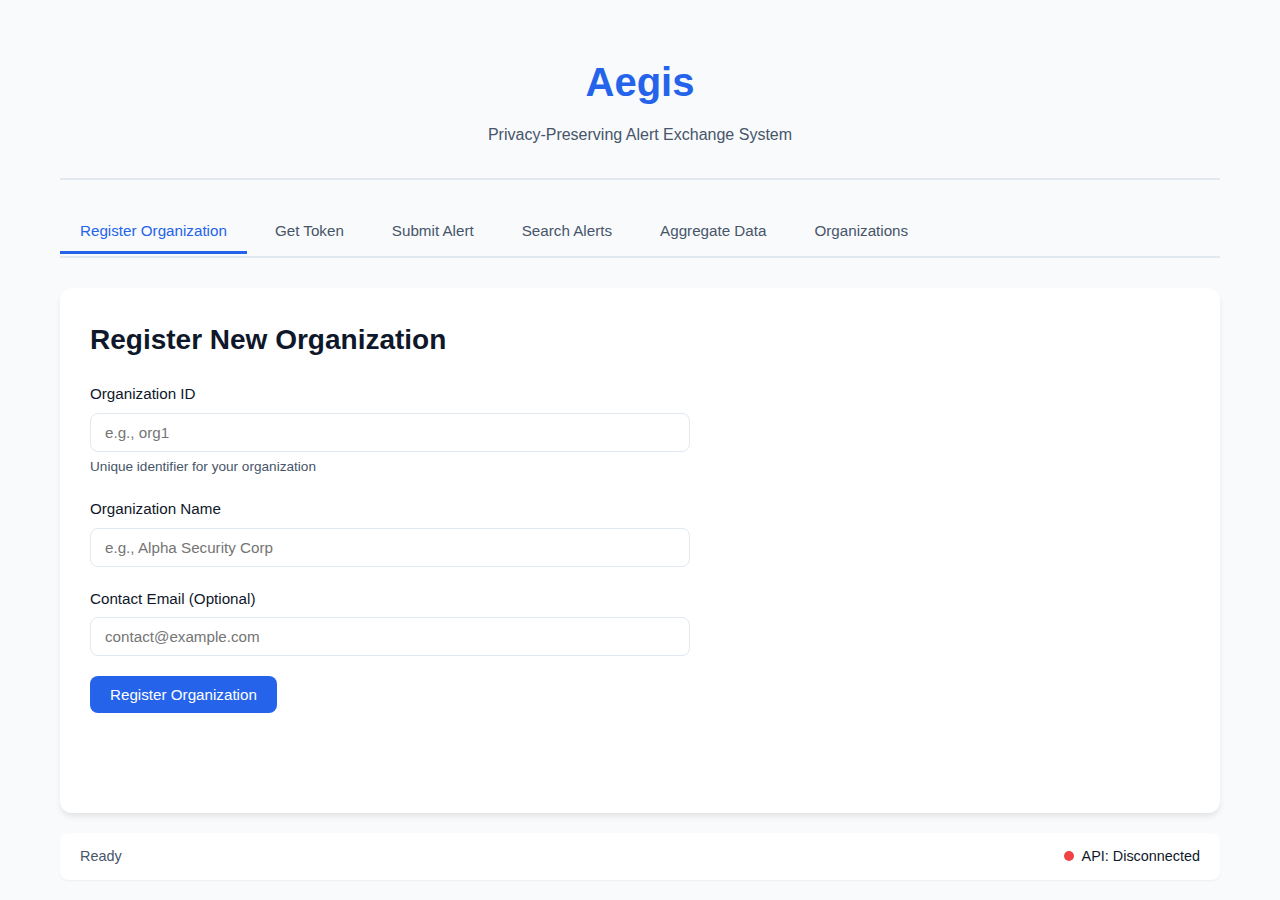
<file: frontend/index.html>
<!DOCTYPE html>
<html lang="en">
<head>
    <meta charset="UTF-8">
    <meta name="viewport" content="width=device-width, initial-scale=1.0">
    <title>Aegis - Multi-Organization Alert Exchange</title>
    <link rel="stylesheet" href="styles.css">
</head>
<body>
    <div class="container">
        <!-- Header -->
        <header>
            <h1>Aegis</h1>
            <p class="subtitle">Privacy-Preserving Alert Exchange System</p>
        </header>

        <!-- Navigation Tabs -->
        <nav class="tabs">
            <button class="tab-btn active" data-tab="register">Register Organization</button>
            <button class="tab-btn" data-tab="login">Get Token</button>
            <button class="tab-btn" data-tab="submit">Submit Alert</button>
            <button class="tab-btn" data-tab="search">Search Alerts</button>
            <button class="tab-btn" data-tab="aggregate">Aggregate Data</button>
            <button class="tab-btn" data-tab="orgs">Organizations</button>
        </nav>

        <!-- Main Content Area -->
        <main class="content">
            <!-- Register Organization Tab -->
            <section id="register-tab" class="tab-content active">
                <h2>Register New Organization</h2>
                <form id="register-form" class="form">
                    <div class="form-group">
                        <label for="reg-org-id">Organization ID</label>
                        <input type="text" id="reg-org-id" placeholder="e.g., org1" required>
                        <small>Unique identifier for your organization</small>
                    </div>
                    <div class="form-group">
                        <label for="reg-org-name">Organization Name</label>
                        <input type="text" id="reg-org-name" placeholder="e.g., Alpha Security Corp" required>
                    </div>
                    <div class="form-group">
                        <label for="reg-org-email">Contact Email (Optional)</label>
                        <input type="email" id="reg-org-email" placeholder="contact@example.com">
                    </div>
                    <button type="submit" class="btn btn-primary">Register Organization</button>
                </form>
                <div id="register-result" class="result"></div>
            </section>

            <!-- Get Token Tab -->
            <section id="login-tab" class="tab-content">
                <h2>Get API Token</h2>
                <form id="login-form" class="form">
                    <div class="form-group">
                        <label for="login-org-id">Organization ID</label>
                        <input type="text" id="login-org-id" placeholder="e.g., org1" required>
                    </div>
                    <button type="submit" class="btn btn-primary">Get Token</button>
                </form>
                <div id="login-result" class="result"></div>
                <div class="info-box" id="token-info" style="display: none;">
                    <h3>Current Session</h3>
                    <p><strong>Organization:</strong> <span id="current-org-name"></span></p>
                    <p><strong>Org ID:</strong> <span id="current-org-id"></span></p>
                    <p><strong>Token:</strong> <code id="current-token"></code></p>
                </div>
            </section>

            <!-- Submit Alert Tab -->
            <section id="submit-tab" class="tab-content">
                <h2>Submit Alert</h2>
                <div class="auth-required" id="submit-auth-warning">
                    <p>Please get an API token first from the "Get Token" tab.</p>
                </div>
                <form id="submit-form" class="form" style="display: none;">
                    <div class="form-group">
                        <label for="alert-type">Alert Type</label>
                        <select id="alert-type" required>
                            <option value="">Select type...</option>
                            <option value="malware">Malware</option>
                            <option value="phishing">Phishing</option>
                            <option value="ddos">DDoS</option>
                            <option value="ransomware">Ransomware</option>
                            <option value="data_breach">Data Breach</option>
                            <option value="intrusion">Intrusion</option>
                        </select>
                    </div>
                    <div class="form-group">
                        <label for="alert-severity">Severity</label>
                        <select id="alert-severity" required>
                            <option value="">Select severity...</option>
                            <option value="low">Low</option>
                            <option value="medium">Medium</option>
                            <option value="high">High</option>
                            <option value="critical">Critical</option>
                        </select>
                    </div>
                    <div class="form-group">
                        <label for="alert-source">Source</label>
                        <input type="text" id="alert-source" placeholder="e.g., endpoint, network, email" required>
                    </div>
                    <div class="form-group">
                        <label for="alert-risk-score">Risk Score (0-100)</label>
                        <input type="number" id="alert-risk-score" min="0" max="100" placeholder="e.g., 75" required>
                        <small>Will be encrypted using Paillier homomorphic encryption</small>
                    </div>
                    <div class="form-group">
                        <label for="alert-description">Description (Optional)</label>
                        <textarea id="alert-description" rows="3" placeholder="Additional details..."></textarea>
                    </div>
                    <button type="submit" class="btn btn-primary">Submit Alert</button>
                </form>
                <div id="submit-result" class="result"></div>
            </section>

            <!-- Search Alerts Tab -->
            <section id="search-tab" class="tab-content">
                <h2>Search Alerts</h2>
                <div class="auth-required" id="search-auth-warning">
                    <p>Please get an API token first from the "Get Token" tab.</p>
                </div>
                <form id="search-form" class="form" style="display: none;">
                    <div class="form-group">
                        <label for="search-type">Alert Type</label>
                        <select id="search-type" required>
                            <option value="">Select type to search...</option>
                            <option value="malware">Malware</option>
                            <option value="phishing">Phishing</option>
                            <option value="ddos">DDoS</option>
                            <option value="ransomware">Ransomware</option>
                            <option value="data_breach">Data Breach</option>
                            <option value="intrusion">Intrusion</option>
                        </select>
                        <small>Uses HMAC-based privacy-preserving search</small>
                    </div>
                    <button type="submit" class="btn btn-primary">Search</button>
                </form>
                <div id="search-result" class="result"></div>
            </section>

            <!-- Aggregate Data Tab -->
            <section id="aggregate-tab" class="tab-content">
                <h2>Aggregate Risk Scores</h2>
                <div class="auth-required" id="aggregate-auth-warning">
                    <p>Please get an API token first from the "Get Token" tab.</p>
                </div>
                <div id="aggregate-controls" style="display: none;">
                    <p class="info-text">
                        Compute homomorphic aggregates on encrypted risk scores from all organizations.
                        Results remain encrypted and can only be decrypted by authorized parties.
                    </p>
                    <button id="aggregate-btn" class="btn btn-primary">Compute Aggregates</button>
                </div>
                <div id="aggregate-result" class="result"></div>
            </section>

            <!-- Organizations Tab -->
            <section id="orgs-tab" class="tab-content">
                <h2>Organizations</h2>
                <div class="tab-controls">
                    <button id="list-orgs-btn" class="btn btn-secondary">List All Organizations</button>
                    <button id="my-info-btn" class="btn btn-secondary" style="display: none;">My Organization Info</button>
                    <button id="my-alerts-btn" class="btn btn-secondary" style="display: none;">My Submitted Alerts</button>
                </div>
                <div id="orgs-result" class="result"></div>
            </section>
        </main>

        <!-- Status Bar -->
        <footer class="status-bar">
            <div id="status-message">Ready</div>
            <div id="api-status">
                <span class="status-indicator" id="api-indicator"></span>
                <span id="api-text">API: Disconnected</span>
            </div>
        </footer>
    </div>

    <script src="app.js"></script>
</body>
</html>
</file>
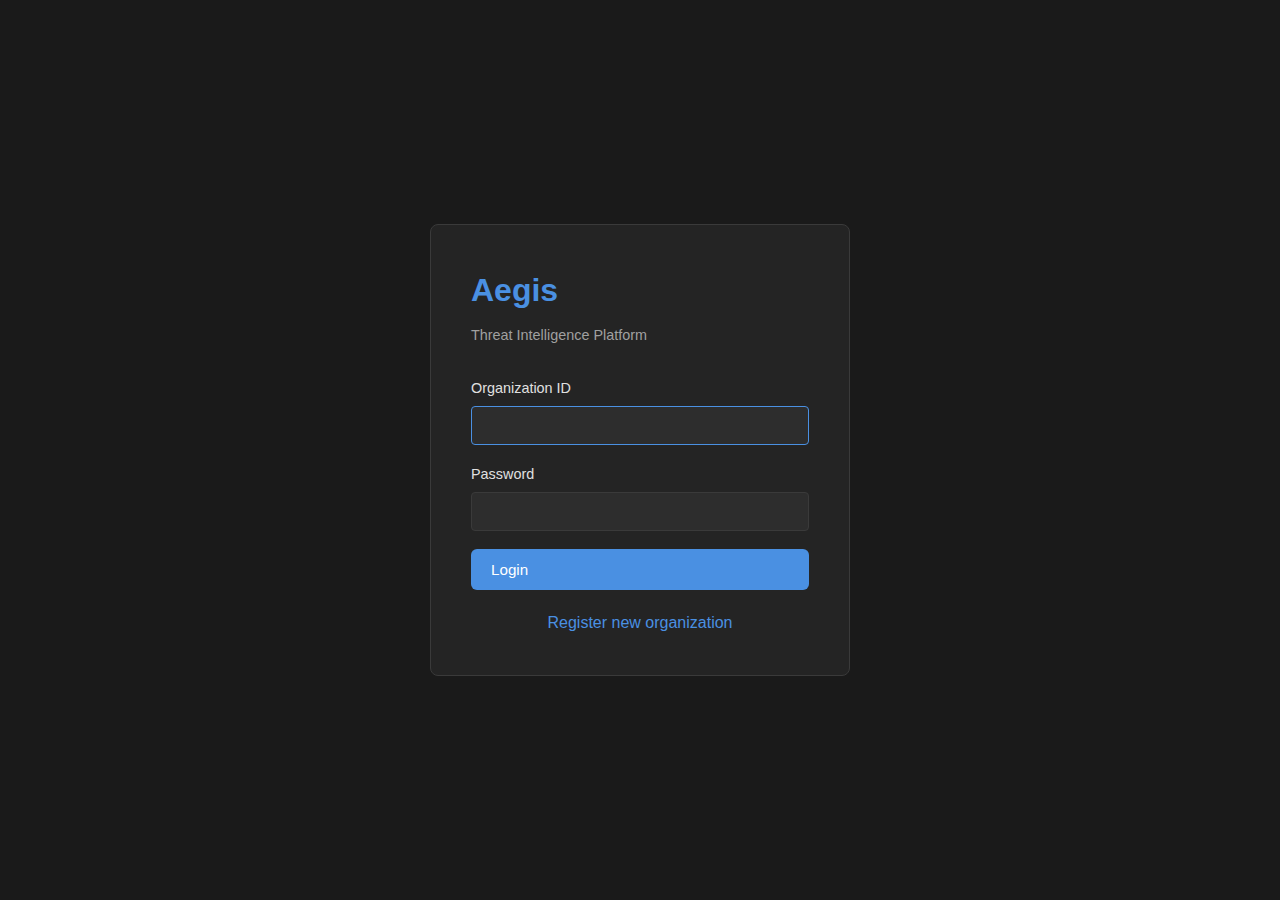
<file: frontend/login.html>
<!DOCTYPE html>
<html lang="en">
<head>
    <meta charset="UTF-8">
    <meta name="viewport" content="width=device-width, initial-scale=1.0">
    <title>Login - Aegis</title>
    <link rel="stylesheet" href="css/styles.css">
</head>
<body>
    <div class="container">
        <div class="box">
            <h1>Aegis</h1>
            <p class="subtitle">Threat Intelligence Platform</p>
            
            <form id="login-form">
                <div class="form-group">
                    <label>Organization ID</label>
                    <input type="text" id="org-id" required autofocus>
                </div>
                
                <div class="form-group">
                    <label>Password</label>
                    <input type="password" id="password" required>
                </div>
                
                <button type="submit" class="btn btn-primary">Login</button>
            </form>
            
            <div class="footer-link">
                <a href="register.html">Register new organization</a>
            </div>
            
            <div id="message"></div>
        </div>
    </div>
    
    <script src="js/config.js"></script>
    <script src="js/utils.js"></script>
    <script src="js/login.js"></script>
</body>
</html>
</file>
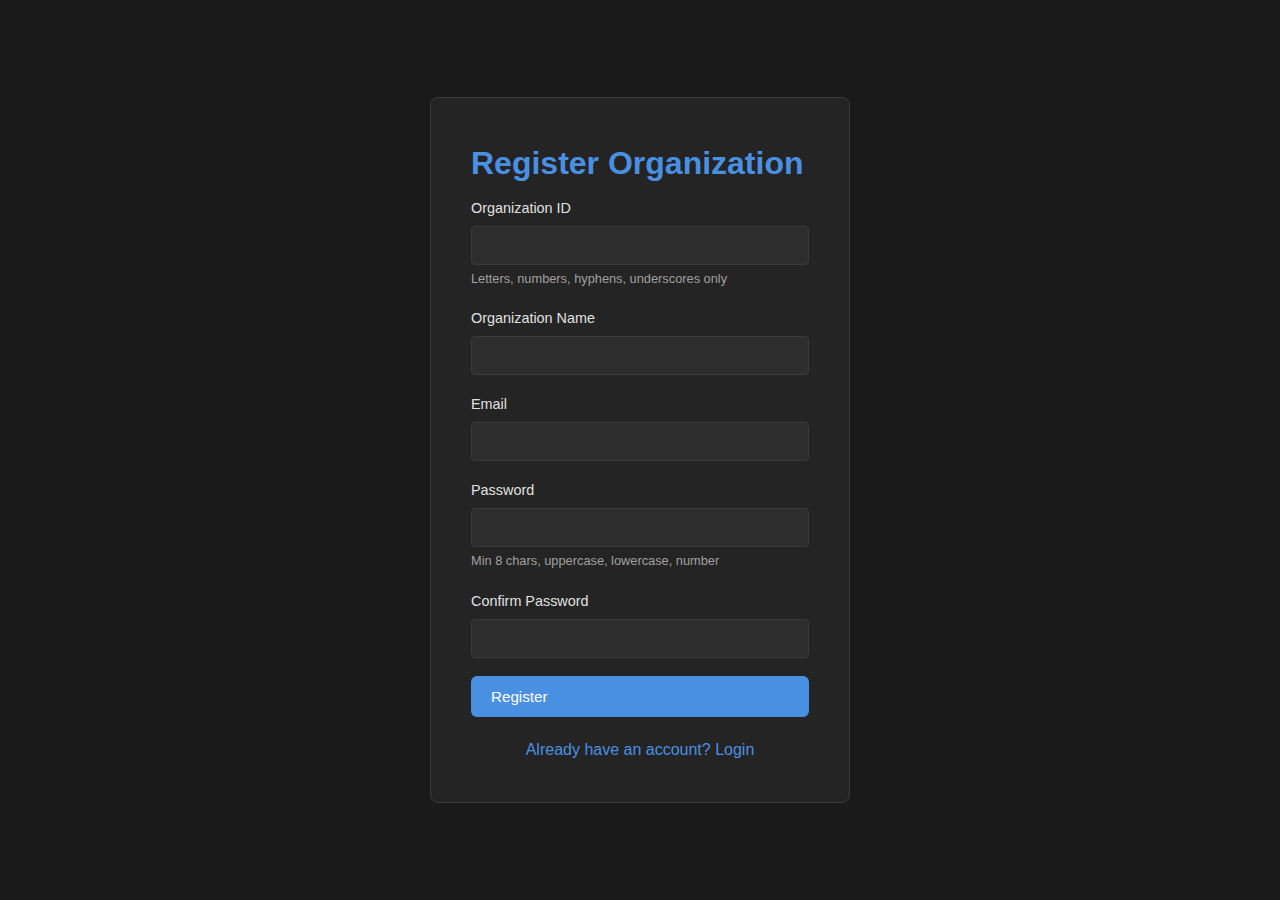
<file: frontend/register.html>
<!DOCTYPE html>
<html lang="en">
<head>
    <meta charset="UTF-8">
    <meta name="viewport" content="width=device-width, initial-scale=1.0">
    <title>Register - Aegis</title>
    <link rel="stylesheet" href="css/styles.css">
</head>
<body>
    <div class="container">
        <div class="box">
            <h1>Register Organization</h1>
            
            <form id="register-form">
                <div class="form-group">
                    <label>Organization ID</label>
                    <input type="text" id="org-id" required>
                    <small>Letters, numbers, hyphens, underscores only</small>
                </div>
                
                <div class="form-group">
                    <label>Organization Name</label>
                    <input type="text" id="org-name" required>
                </div>
                
                <div class="form-group">
                    <label>Email</label>
                    <input type="email" id="email" required>
                </div>
                
                <div class="form-group">
                    <label>Password</label>
                    <input type="password" id="password" required>
                    <small>Min 8 chars, uppercase, lowercase, number</small>
                </div>
                
                <div class="form-group">
                    <label>Confirm Password</label>
                    <input type="password" id="confirm-password" required>
                </div>
                
                <button type="submit" class="btn btn-primary">Register</button>
            </form>
            
            <div class="footer-link">
                <a href="login.html">Already have an account? Login</a>
            </div>
            
            <div id="message"></div>
        </div>
    </div>
    
    <script src="js/config.js"></script>
    <script src="js/utils.js"></script>
    <script src="js/register.js"></script>
</body>
</html>
</file>
<file: frontend/css/styles.css>
/* Dark Theme Styles */
* {
    margin: 0;
    padding: 0;
    box-sizing: border-box;
}

:root {
    --bg: #1a1a1a;
    --bg-light: #242424;
    --bg-lighter: #2d2d2d;
    --text: #e0e0e0;
    --text-dim: #a0a0a0;
    --accent: #4a90e2;
    --accent-hover: #357abd;
    --success: #4caf50;
    --error: #f44336;
    --border: #3a3a3a;
}

body {
    font-family: -apple-system, BlinkMacSystemFont, 'Segoe UI', Roboto, sans-serif;
    background: var(--bg);
    color: var(--text);
    line-height: 1.6;
}

/* Login/Register Pages */
.container {
    display: flex;
    align-items: center;
    justify-content: center;
    min-height: 100vh;
    padding: 20px;
}

.box {
    background: var(--bg-light);
    border: 1px solid var(--border);
    border-radius: 8px;
    padding: 40px;
    width: 100%;
    max-width: 420px;
}

.box h1 {
    font-size: 2rem;
    margin-bottom: 8px;
    color: var(--accent);
}

.subtitle {
    color: var(--text-dim);
    margin-bottom: 30px;
    font-size: 0.9rem;
}

.footer-link {
    text-align: center;
    margin-top: 20px;
}

.footer-link a {
    color: var(--accent);
    text-decoration: none;
}

.footer-link a:hover {
    text-decoration: underline;
}

/* Forms */
.form-group {
    margin-bottom: 18px;
}

.form-group label {
    display: block;
    margin-bottom: 6px;
    font-weight: 500;
    font-size: 0.9rem;
}

.form-group input,
.form-group select,
.form-group textarea {
    width: 100%;
    padding: 10px 12px;
    background: var(--bg-lighter);
    border: 1px solid var(--border);
    border-radius: 4px;
    color: var(--text);
    font-size: 0.95rem;
}

.form-group input:focus,
.form-group select:focus,
.form-group textarea:focus {
    outline: none;
    border-color: var(--accent);
}

.form-group small {
    display: block;
    margin-top: 4px;
    color: var(--text-dim);
    font-size: 0.8rem;
}

.row {
    display: grid;
    grid-template-columns: 1fr 1fr;
    gap: 15px;
}

/* Buttons */
button {
    padding: 12px 20px;
    border: none;
    border-radius: 6px;
    cursor: pointer;
    font-size: 0.95rem;
    font-weight: 500;
    transition: all 0.2s;
    display: inline-flex;
    align-items: center;
    gap: 8px;
    font-family: inherit;
}

button i {
    font-size: 1.1rem;
}

.btn {
    padding: 12px 20px;
    border: none;
    border-radius: 6px;
    cursor: pointer;
    font-size: 0.95rem;
    font-weight: 500;
    transition: all 0.2s;
}

.btn-primary {
    background: var(--accent);
    color: white;
    width: 100%;
}

.btn-primary:hover {
    background: var(--accent-hover);
    transform: translateY(-1px);
    box-shadow: 0 4px 12px rgba(74, 144, 226, 0.3);
}

.btn-secondary {
    background: var(--bg-lighter);
    color: var(--text);
    border: 1px solid var(--border);
}

.btn-secondary:hover {
    background: var(--bg-light);
    border-color: var(--accent);
    transform: translateY(-1px);
    box-shadow: 0 4px 12px rgba(74, 144, 226, 0.2);
}

.btn-danger {
    background: #d32f2f;
    color: white;
    border: none;
    padding: 10px 18px;
    border-radius: 6px;
    cursor: pointer;
    font-size: 0.9rem;
    transition: all 0.2s;
}

.btn-danger:hover {
    background: #b71c1c;
    transform: translateY(-1px);
    box-shadow: 0 4px 12px rgba(211, 47, 47, 0.3);
}

.btn-success {
    background: var(--success);
    color: white;
    border: none;
}

.btn-success:hover {
    background: #45a049;
    transform: translateY(-1px);
    box-shadow: 0 4px 12px rgba(76, 175, 80, 0.3);
}

/* Messages */
#message {
    margin-top: 15px;
    padding: 12px;
    border-radius: 4px;
    font-size: 0.9rem;
    display: none;
}

#message.success {
    background: rgba(76, 175, 80, 0.1);
    border: 1px solid var(--success);
    color: var(--success);
    display: block;
}

#message.error {
    background: rgba(244, 67, 54, 0.1);
    border: 1px solid var(--error);
    color: var(--error);
    display: block;
}

/* Dashboard */
body {
    margin: 0;
    padding: 0;
    overflow: hidden;
}

.dashboard {
    display: flex;
    width: 100vw;
    height: 100vh;
    position: fixed;
    top: 0;
    left: 0;
}

/* Sidebar */
.sidebar {
    width: 200px;
    height: 100vh;
    background: var(--bg-light);
    border-right: 1px solid var(--border);
    display: flex;
    flex-direction: column;
    position: relative;
}

.sidebar-header {
    padding: 20px;
    border-bottom: 1px solid var(--border);
}

.sidebar-header h2 {
    font-size: 1.3rem;
    color: var(--accent);
    margin: 0;
}

.sidebar-header p {
    font-size: 0.85rem;
    color: var(--text-dim);
    margin: 5px 0 0 0;
}

.sidebar-nav {
    flex: 1;
    overflow-y: auto;
}

.sidebar-footer {
    border-top: 1px solid var(--border);
}

.tab {
    display: block;
    width: 100%;
    padding: 15px 20px;
    background: transparent;
    border: none;
    color: var(--text-dim);
    cursor: pointer;
    text-align: left;
    transition: all 0.2s;
    border-left: 3px solid transparent;
    font-size: 0.95rem;
}

.tab:hover {
    background: var(--bg-lighter);
    color: var(--text);
}

.tab.active {
    color: var(--accent);
    background: var(--bg-lighter);
    border-left-color: var(--accent);
}

/* Main Content */
.main-content {
    flex: 1;
    height: 100vh;
    overflow-y: auto;
    background: var(--bg);
}

.content {
    padding: 30px;
    max-width: 1200px;
}

.tab-content {
    display: none;
}

.tab-content.active {
    display: block;
}

.tab-content h2 {
    margin-bottom: 20px;
    font-size: 1.5rem;
}

/* Cards */
.card {
    background: var(--bg-light);
    border: 1px solid var(--border);
    border-radius: 8px;
    padding: 20px;
    margin-bottom: 15px;
    transition: all 0.2s;
}

.card:hover {
    border-color: var(--accent);
    box-shadow: 0 4px 12px rgba(0, 0, 0, 0.3);
}

.card h4 {
    margin-bottom: 12px;
    color: var(--accent);
    font-size: 1.1rem;
}

.card p {
    margin: 8px 0;
    font-size: 0.9rem;
}

.card .meta {
    color: var(--text-dim);
    font-size: 0.85rem;
    margin: 4px 0;
}

.card-actions {
    margin-top: 15px;
    display: flex;
    gap: 10px;
    flex-wrap: wrap;
}

.card-actions button {
    flex: 1;
    min-width: 120px;
    justify-content: center;
}

/* Shares Display */
.shares-container {
    background: rgba(74, 144, 226, 0.1);
    border: 1px solid rgba(74, 144, 226, 0.3);
    border-radius: 6px;
    padding: 15px;
    margin-top: 15px;
}

.shares-container h5 {
    margin: 0 0 12px 0;
    color: var(--accent);
    font-size: 0.95rem;
}

.share-item {
    display: flex;
    justify-content: space-between;
    align-items: center;
    padding: 10px;
    background: var(--bg-lighter);
    border-radius: 4px;
    margin-bottom: 8px;
    border: 1px solid var(--border);
}

.share-item:last-child {
    margin-bottom: 0;
}

.share-info {
    flex: 1;
}

.share-info strong {
    color: var(--text);
    font-size: 0.95rem;
}

.share-info .share-status {
    font-size: 0.85rem;
    margin-left: 8px;
}

.share-status.revoked {
    color: var(--error);
}

.share-status.active {
    color: var(--success);
}

/* Decrypted Content */
.decrypted-content {
    background: rgba(76, 175, 80, 0.1);
    border: 1px solid rgba(76, 175, 80, 0.3);
    padding: 15px;
    border-radius: 6px;
    margin-top: 15px;
}

.decrypted-content p {
    margin: 8px 0;
    font-size: 0.9rem;
}

.decrypted-content strong {
    color: var(--success);
    font-weight: 600;
}

/* Loading */
.loading {
    display: inline-block;
    width: 16px;
    height: 16px;
    border: 2px solid var(--border);
    border-top-color: var(--accent);
    border-radius: 50%;
    animation: spin 0.8s linear infinite;
}

@keyframes spin {
    to { transform: rotate(360deg); }
}

/* Analytics */
.analytics-controls {
    display: flex;
    gap: 10px;
    align-items: center;
    margin-bottom: 20px;
}

.stats-grid {
    display: grid;
    grid-template-columns: repeat(3, 1fr);
    gap: 15px;
    margin-bottom: 30px;
}

.stat-card {
    background: var(--bg-light);
    border: 1px solid var(--border);
    border-radius: 6px;
    padding: 20px;
    text-align: center;
}

.stat-card h3 {
    font-size: 2rem;
    color: var(--accent);
    margin: 0;
}

.stat-card p {
    margin: 5px 0 0;
    color: var(--text-dim);
    font-size: 0.9rem;
}

.charts-row {
    display: grid;
    grid-template-columns: 1fr 1fr;
    gap: 15px;
    margin-bottom: 20px;
}

.chart-box-half {
    background: var(--bg-light);
    border: 1px solid var(--border);
    border-radius: 6px;
    padding: 15px;
}

.chart-box-half h3 {
    margin: 0 0 10px 0;
    font-size: 1rem;
}

.chart-box-half canvas {
    max-height: 200px;
}

.chart-box {
    background: var(--bg-light);
    border: 1px solid var(--border);
    border-radius: 6px;
    padding: 15px;
    margin-bottom: 20px;
}

.chart-box h3 {
    margin: 0 0 10px 0;
    font-size: 1rem;
}

.chart-box canvas {
    max-height: 200px;
}

/* Responsive */
@media (max-width: 768px) {
    .row {
        grid-template-columns: 1fr;
    }
    
    .dashboard {
        flex-direction: column;
    }
    
    .sidebar {
        width: 100%;
        border-right: none;
        border-bottom: 1px solid var(--border);
    }
    
    .sidebar-nav {
        display: flex;
        overflow-x: auto;
    }
    
    .tab {
        white-space: nowrap;
    }
    
    .stats-grid {
        grid-template-columns: 1fr;
    }
    
    .charts-row {
        grid-template-columns: 1fr;
    }
}
</file>
<file: frontend/styles.css>
/* Reset and Base Styles */
* {
    margin: 0;
    padding: 0;
    box-sizing: border-box;
}

:root {
    --primary-color: #2563eb;
    --primary-hover: #1d4ed8;
    --secondary-color: #64748b;
    --success-color: #10b981;
    --error-color: #ef4444;
    --warning-color: #f59e0b;
    --bg-color: #f8fafc;
    --surface-color: #ffffff;
    --border-color: #e2e8f0;
    --text-primary: #0f172a;
    --text-secondary: #475569;
    --shadow-sm: 0 1px 2px 0 rgba(0, 0, 0, 0.05);
    --shadow-md: 0 4px 6px -1px rgba(0, 0, 0, 0.1);
    --shadow-lg: 0 10px 15px -3px rgba(0, 0, 0, 0.1);
}

body {
    font-family: -apple-system, BlinkMacSystemFont, 'Segoe UI', Roboto, 'Helvetica Neue', Arial, sans-serif;
    background-color: var(--bg-color);
    color: var(--text-primary);
    line-height: 1.6;
    min-height: 100vh;
}

/* Container */
.container {
    max-width: 1200px;
    margin: 0 auto;
    padding: 20px;
    display: flex;
    flex-direction: column;
    min-height: 100vh;
}

/* Header */
header {
    text-align: center;
    padding: 30px 0;
    border-bottom: 2px solid var(--border-color);
    margin-bottom: 30px;
}

header h1 {
    font-size: 2.5rem;
    font-weight: 700;
    color: var(--primary-color);
    margin-bottom: 8px;
}

.subtitle {
    color: var(--text-secondary);
    font-size: 1rem;
}

/* Navigation Tabs */
.tabs {
    display: flex;
    gap: 8px;
    overflow-x: auto;
    padding-bottom: 2px;
    margin-bottom: 30px;
    border-bottom: 2px solid var(--border-color);
}

.tab-btn {
    background: none;
    border: none;
    padding: 12px 20px;
    cursor: pointer;
    font-size: 0.95rem;
    color: var(--text-secondary);
    border-bottom: 3px solid transparent;
    transition: all 0.3s ease;
    white-space: nowrap;
    font-weight: 500;
}

.tab-btn:hover {
    color: var(--primary-color);
    background-color: rgba(37, 99, 235, 0.05);
}

.tab-btn.active {
    color: var(--primary-color);
    border-bottom-color: var(--primary-color);
}

/* Main Content */
.content {
    flex: 1;
    background: var(--surface-color);
    border-radius: 12px;
    padding: 30px;
    box-shadow: var(--shadow-md);
    margin-bottom: 20px;
}

.tab-content {
    display: none;
    animation: fadeIn 0.3s ease;
}

.tab-content.active {
    display: block;
}

@keyframes fadeIn {
    from { opacity: 0; transform: translateY(10px); }
    to { opacity: 1; transform: translateY(0); }
}

.tab-content h2 {
    font-size: 1.75rem;
    margin-bottom: 20px;
    color: var(--text-primary);
}

/* Forms */
.form {
    max-width: 600px;
}

.form-group {
    margin-bottom: 20px;
}

.form-group label {
    display: block;
    margin-bottom: 6px;
    font-weight: 500;
    color: var(--text-primary);
    font-size: 0.95rem;
}

.form-group input,
.form-group select,
.form-group textarea {
    width: 100%;
    padding: 10px 14px;
    border: 1px solid var(--border-color);
    border-radius: 8px;
    font-size: 0.95rem;
    font-family: inherit;
    transition: all 0.2s ease;
}

.form-group input:focus,
.form-group select:focus,
.form-group textarea:focus {
    outline: none;
    border-color: var(--primary-color);
    box-shadow: 0 0 0 3px rgba(37, 99, 235, 0.1);
}

.form-group small {
    display: block;
    margin-top: 4px;
    color: var(--text-secondary);
    font-size: 0.85rem;
}

.form-group textarea {
    resize: vertical;
    min-height: 80px;
}

/* Buttons */
.btn {
    padding: 10px 20px;
    border: none;
    border-radius: 8px;
    font-size: 0.95rem;
    font-weight: 500;
    cursor: pointer;
    transition: all 0.2s ease;
    display: inline-block;
}

.btn-primary {
    background-color: var(--primary-color);
    color: white;
}

.btn-primary:hover {
    background-color: var(--primary-hover);
    transform: translateY(-1px);
    box-shadow: var(--shadow-md);
}

.btn-primary:active {
    transform: translateY(0);
}

.btn-secondary {
    background-color: var(--secondary-color);
    color: white;
    margin-right: 10px;
    margin-bottom: 10px;
}

.btn-secondary:hover {
    background-color: #475569;
}

.btn:disabled {
    opacity: 0.5;
    cursor: not-allowed;
}

/* Results and Info Boxes */
.result {
    margin-top: 20px;
}

.info-box,
.success-box,
.error-box,
.warning-box {
    padding: 16px;
    border-radius: 8px;
    margin-top: 16px;
    border-left: 4px solid;
}

.info-box {
    background-color: rgba(59, 130, 246, 0.1);
    border-color: var(--primary-color);
}

.success-box {
    background-color: rgba(16, 185, 129, 0.1);
    border-color: var(--success-color);
}

.error-box {
    background-color: rgba(239, 68, 68, 0.1);
    border-color: var(--error-color);
}

.warning-box {
    background-color: rgba(245, 158, 11, 0.1);
    border-color: var(--warning-color);
}

.info-box h3,
.success-box h3,
.error-box h3,
.warning-box h3 {
    margin-bottom: 12px;
    font-size: 1.1rem;
}

.info-box p,
.success-box p,
.error-box p,
.warning-box p {
    margin: 6px 0;
}

.info-box code {
    background-color: rgba(0, 0, 0, 0.05);
    padding: 2px 6px;
    border-radius: 4px;
    font-size: 0.9rem;
    word-break: break-all;
}

/* Auth Required Message */
.auth-required {
    text-align: center;
    padding: 40px;
    color: var(--text-secondary);
}

/* Data Tables */
.data-table {
    width: 100%;
    border-collapse: collapse;
    margin-top: 16px;
}

.data-table th,
.data-table td {
    padding: 12px;
    text-align: left;
    border-bottom: 1px solid var(--border-color);
}

.data-table th {
    background-color: var(--bg-color);
    font-weight: 600;
    color: var(--text-primary);
}

.data-table tr:hover {
    background-color: var(--bg-color);
}

/* Data List */
.data-list {
    list-style: none;
    margin-top: 16px;
}

.data-list-item {
    padding: 16px;
    border: 1px solid var(--border-color);
    border-radius: 8px;
    margin-bottom: 12px;
    background-color: var(--bg-color);
}

.data-list-item h4 {
    margin-bottom: 8px;
    color: var(--primary-color);
}

.data-list-item p {
    margin: 4px 0;
    font-size: 0.9rem;
}

.data-list-item strong {
    color: var(--text-primary);
}

/* Code Block */
.code-block {
    background-color: #1e293b;
    color: #e2e8f0;
    padding: 16px;
    border-radius: 8px;
    overflow-x: auto;
    font-family: 'Courier New', monospace;
    font-size: 0.85rem;
    margin-top: 12px;
}

/* Status Bar */
.status-bar {
    display: flex;
    justify-content: space-between;
    align-items: center;
    padding: 12px 20px;
    background-color: var(--surface-color);
    border-radius: 8px;
    box-shadow: var(--shadow-sm);
    font-size: 0.9rem;
}

#status-message {
    color: var(--text-secondary);
}

#api-status {
    display: flex;
    align-items: center;
    gap: 8px;
}

.status-indicator {
    width: 10px;
    height: 10px;
    border-radius: 50%;
    background-color: var(--error-color);
    animation: pulse 2s infinite;
}

.status-indicator.connected {
    background-color: var(--success-color);
    animation: none;
}

@keyframes pulse {
    0%, 100% { opacity: 1; }
    50% { opacity: 0.5; }
}

/* Tab Controls */
.tab-controls {
    margin-bottom: 20px;
}

.info-text {
    color: var(--text-secondary);
    margin-bottom: 16px;
    line-height: 1.6;
}

/* Loading Spinner */
.loading {
    display: inline-block;
    width: 20px;
    height: 20px;
    border: 3px solid rgba(255, 255, 255, 0.3);
    border-top-color: white;
    border-radius: 50%;
    animation: spin 0.8s linear infinite;
}

@keyframes spin {
    to { transform: rotate(360deg); }
}

/* Responsive Design */
@media (max-width: 768px) {
    .container {
        padding: 10px;
    }

    header h1 {
        font-size: 2rem;
    }

    .content {
        padding: 20px;
    }

    .tabs {
        gap: 4px;
    }

    .tab-btn {
        padding: 10px 14px;
        font-size: 0.9rem;
    }

    .status-bar {
        flex-direction: column;
        gap: 10px;
        text-align: center;
    }
}

/* Utility Classes */
.text-center {
    text-align: center;
}

.mt-1 { margin-top: 8px; }
.mt-2 { margin-top: 16px; }
.mt-3 { margin-top: 24px; }

.mb-1 { margin-bottom: 8px; }
.mb-2 { margin-bottom: 16px; }
.mb-3 { margin-bottom: 24px; }

.hidden {
    display: none !important;
}
</file>
